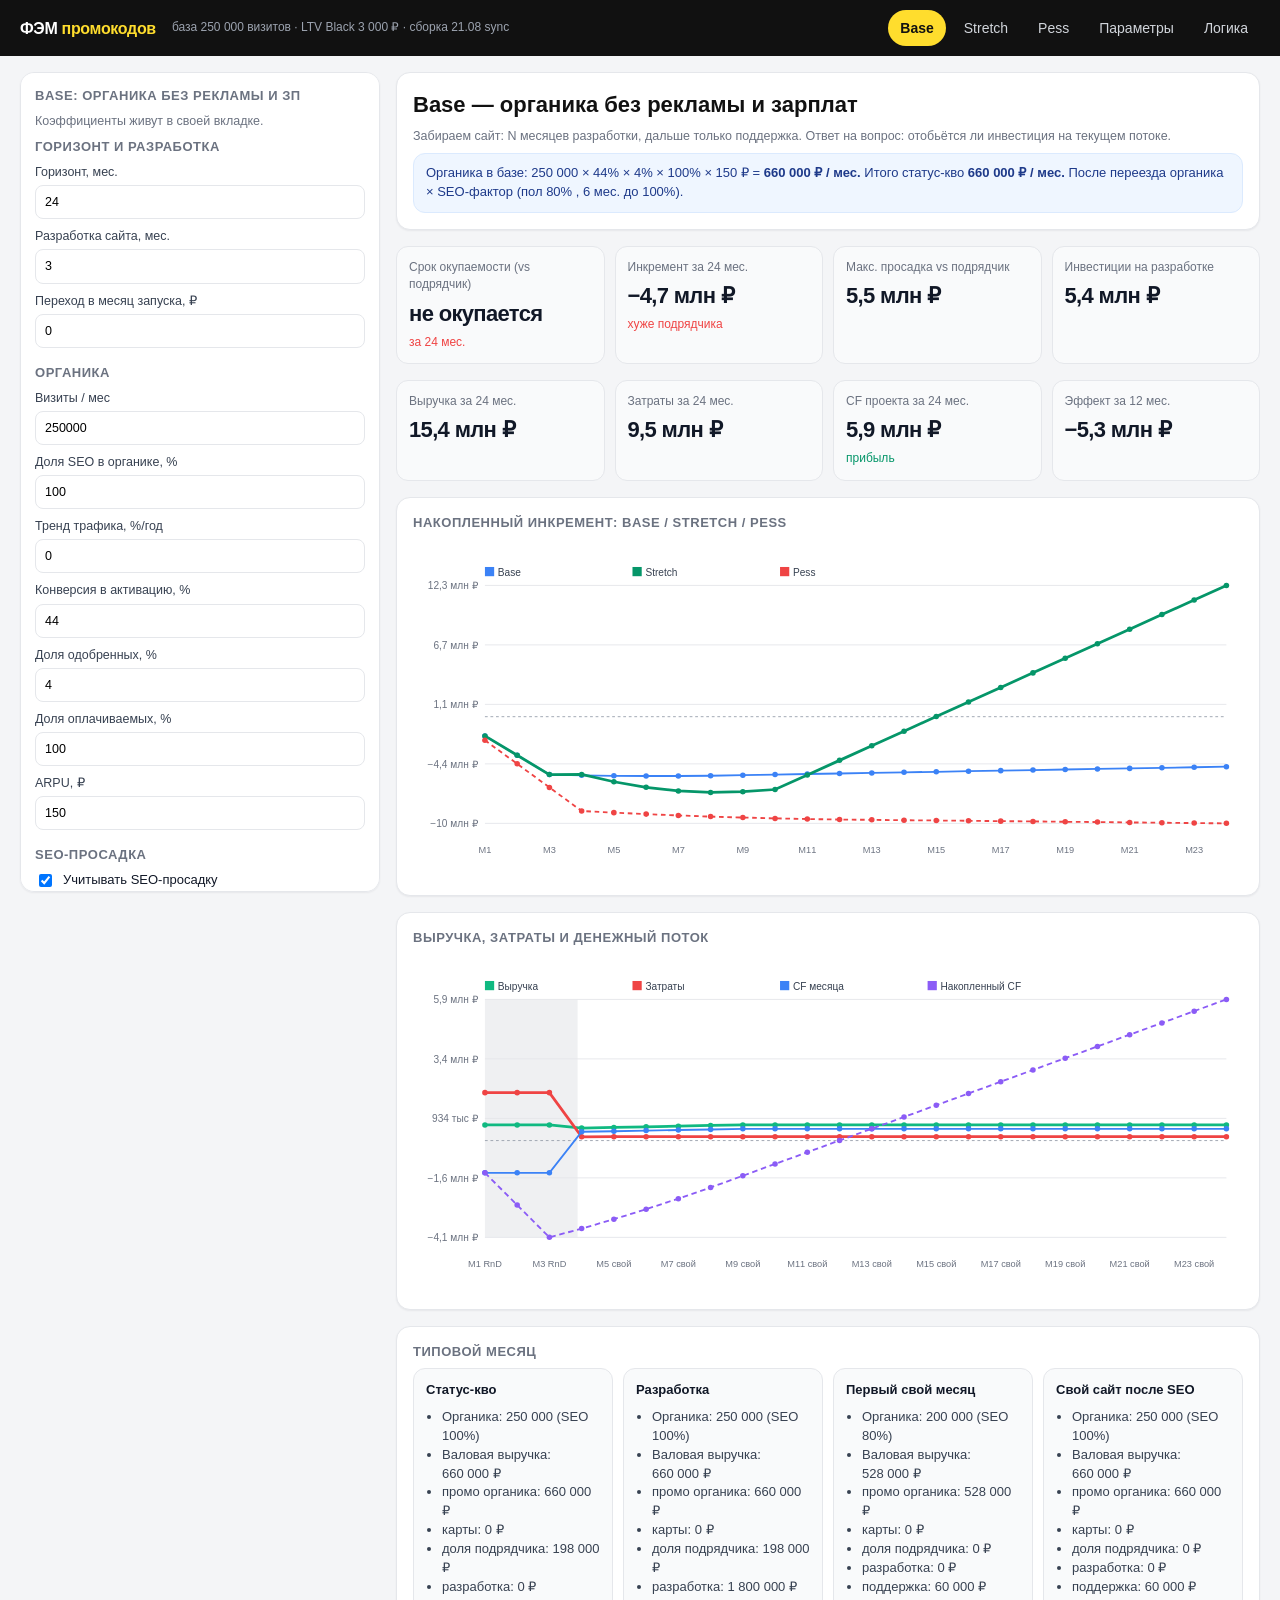
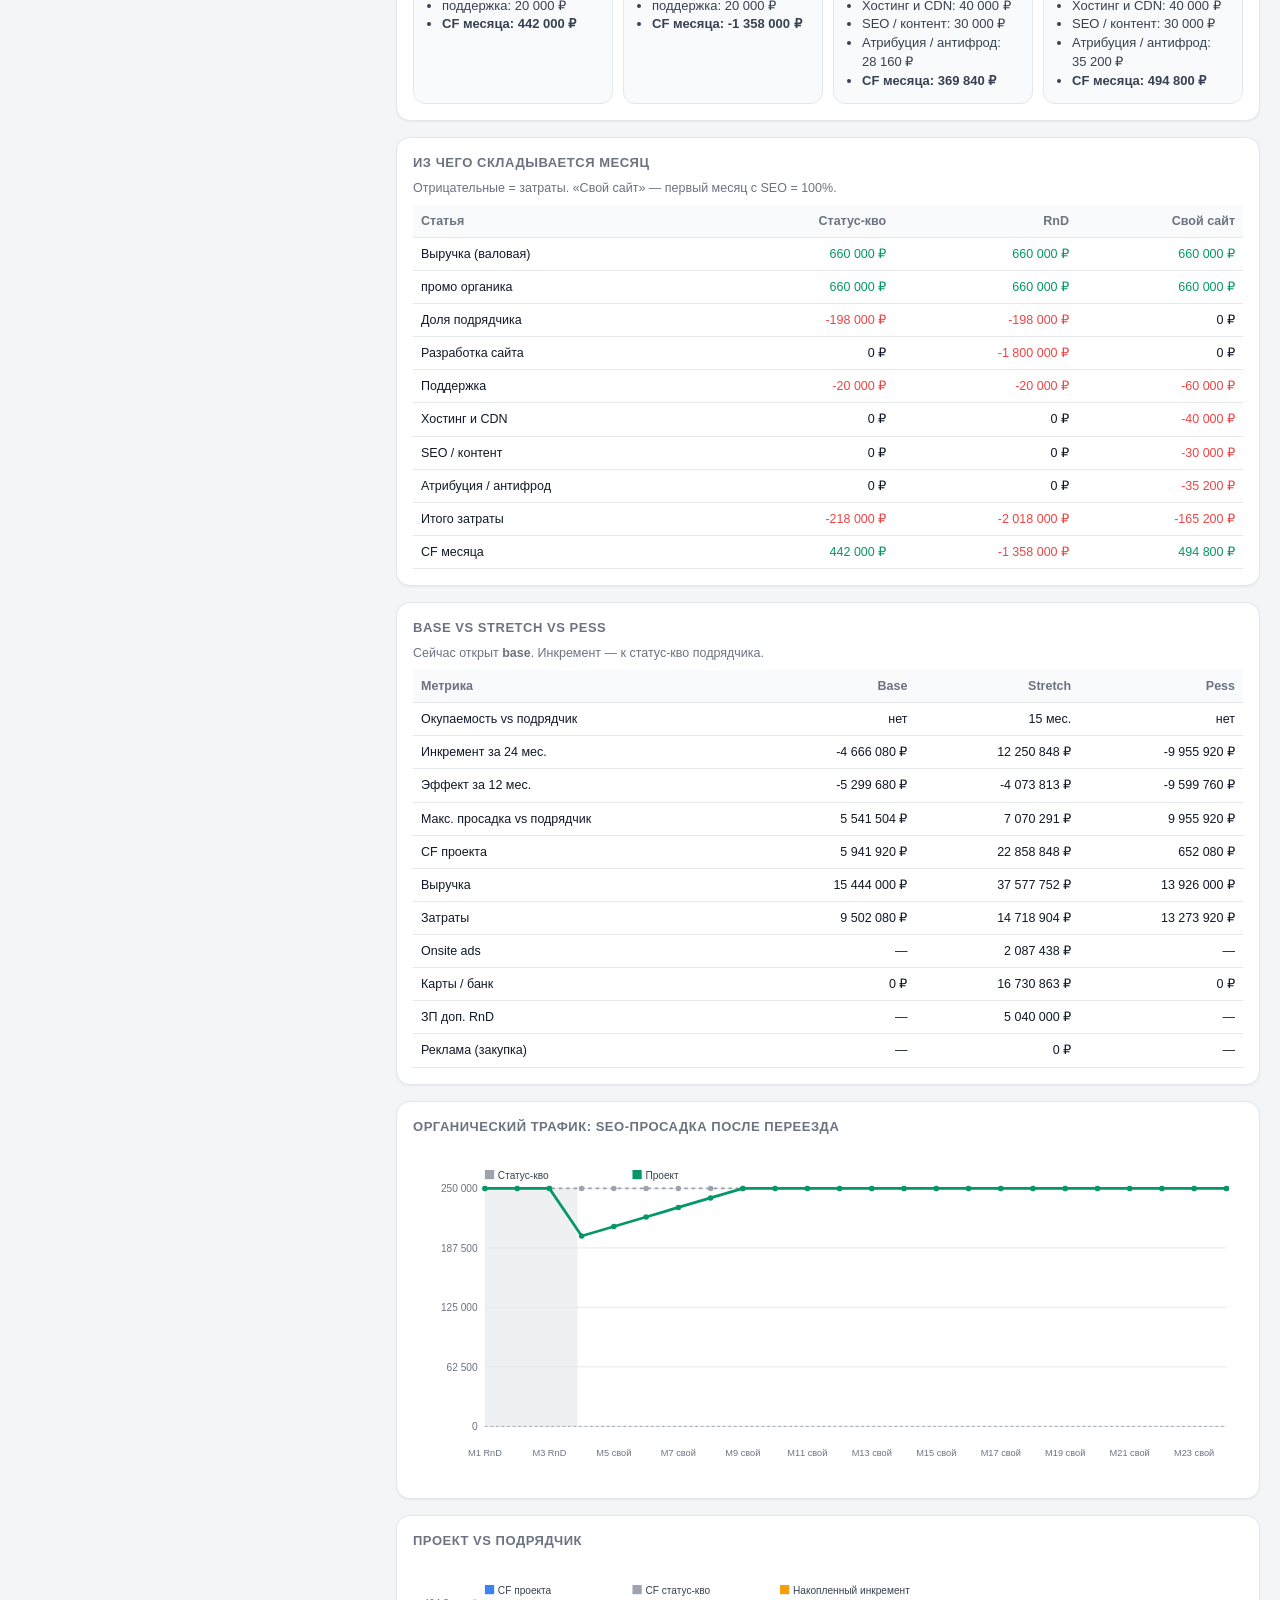
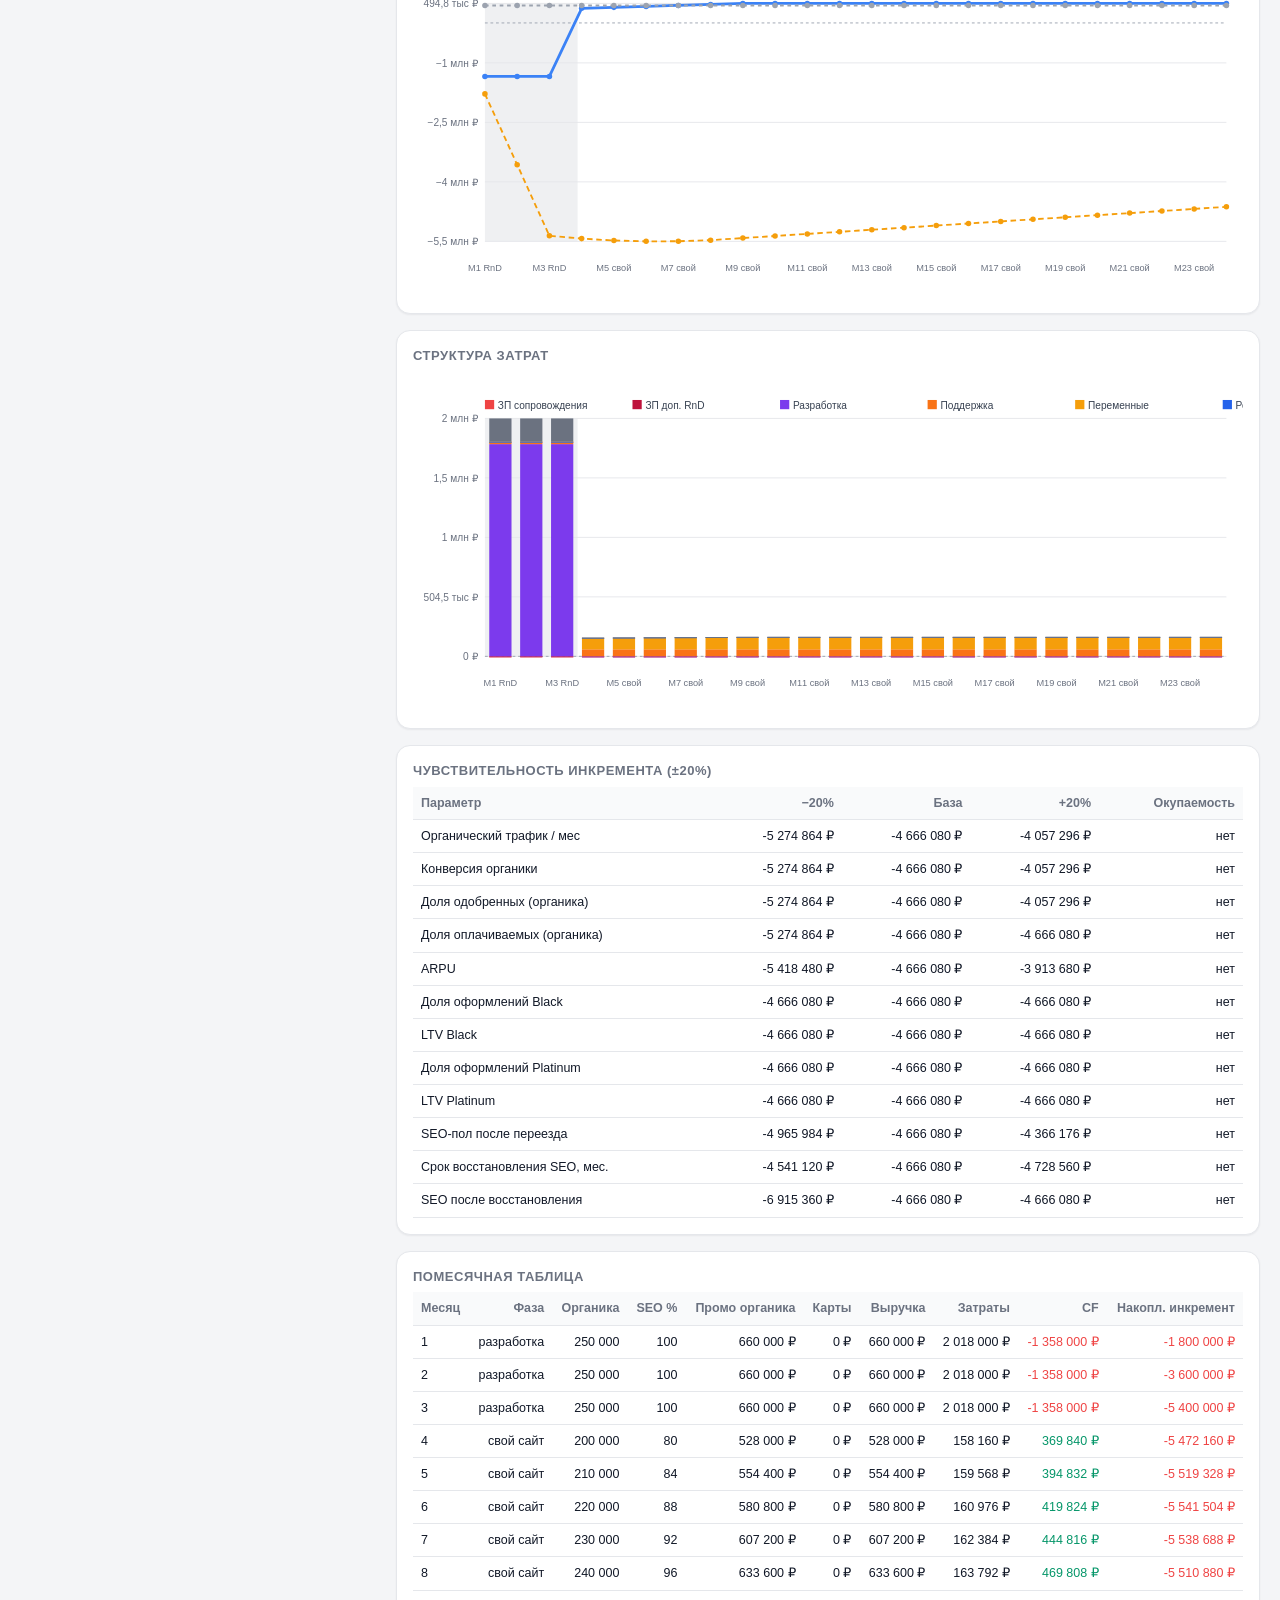
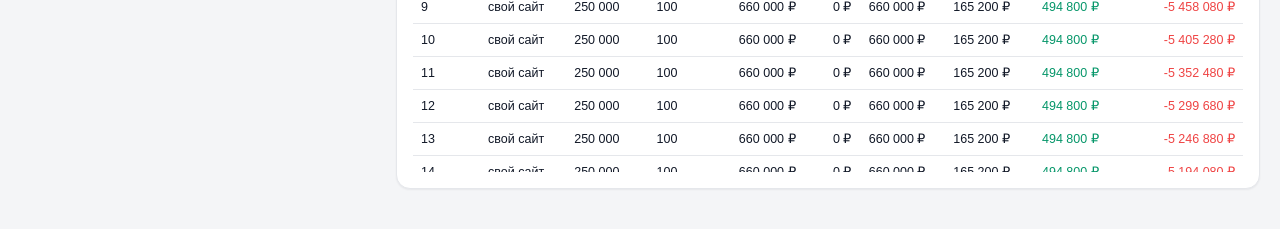
<file: index.html>
<!DOCTYPE html>
<html lang="ru">
  <head>
    <meta charset="UTF-8" />
    <meta name="viewport" content="width=device-width, initial-scale=1" />
    <meta http-equiv="Cache-Control" content="no-cache, no-store, must-revalidate" />
    <meta http-equiv="Pragma" content="no-cache" />
    <title>ФЭМ — сайт промокодов</title>
    <link rel="stylesheet" href="./web/styles.css?v=20260821-sync" />
  </head>
  <body>
    <div id="app">Загрузка модели…</div>
    <script type="module">
      import(`./web/app.js?t=${Date.now()}`);
    </script>
  </body>
</html>
</file>
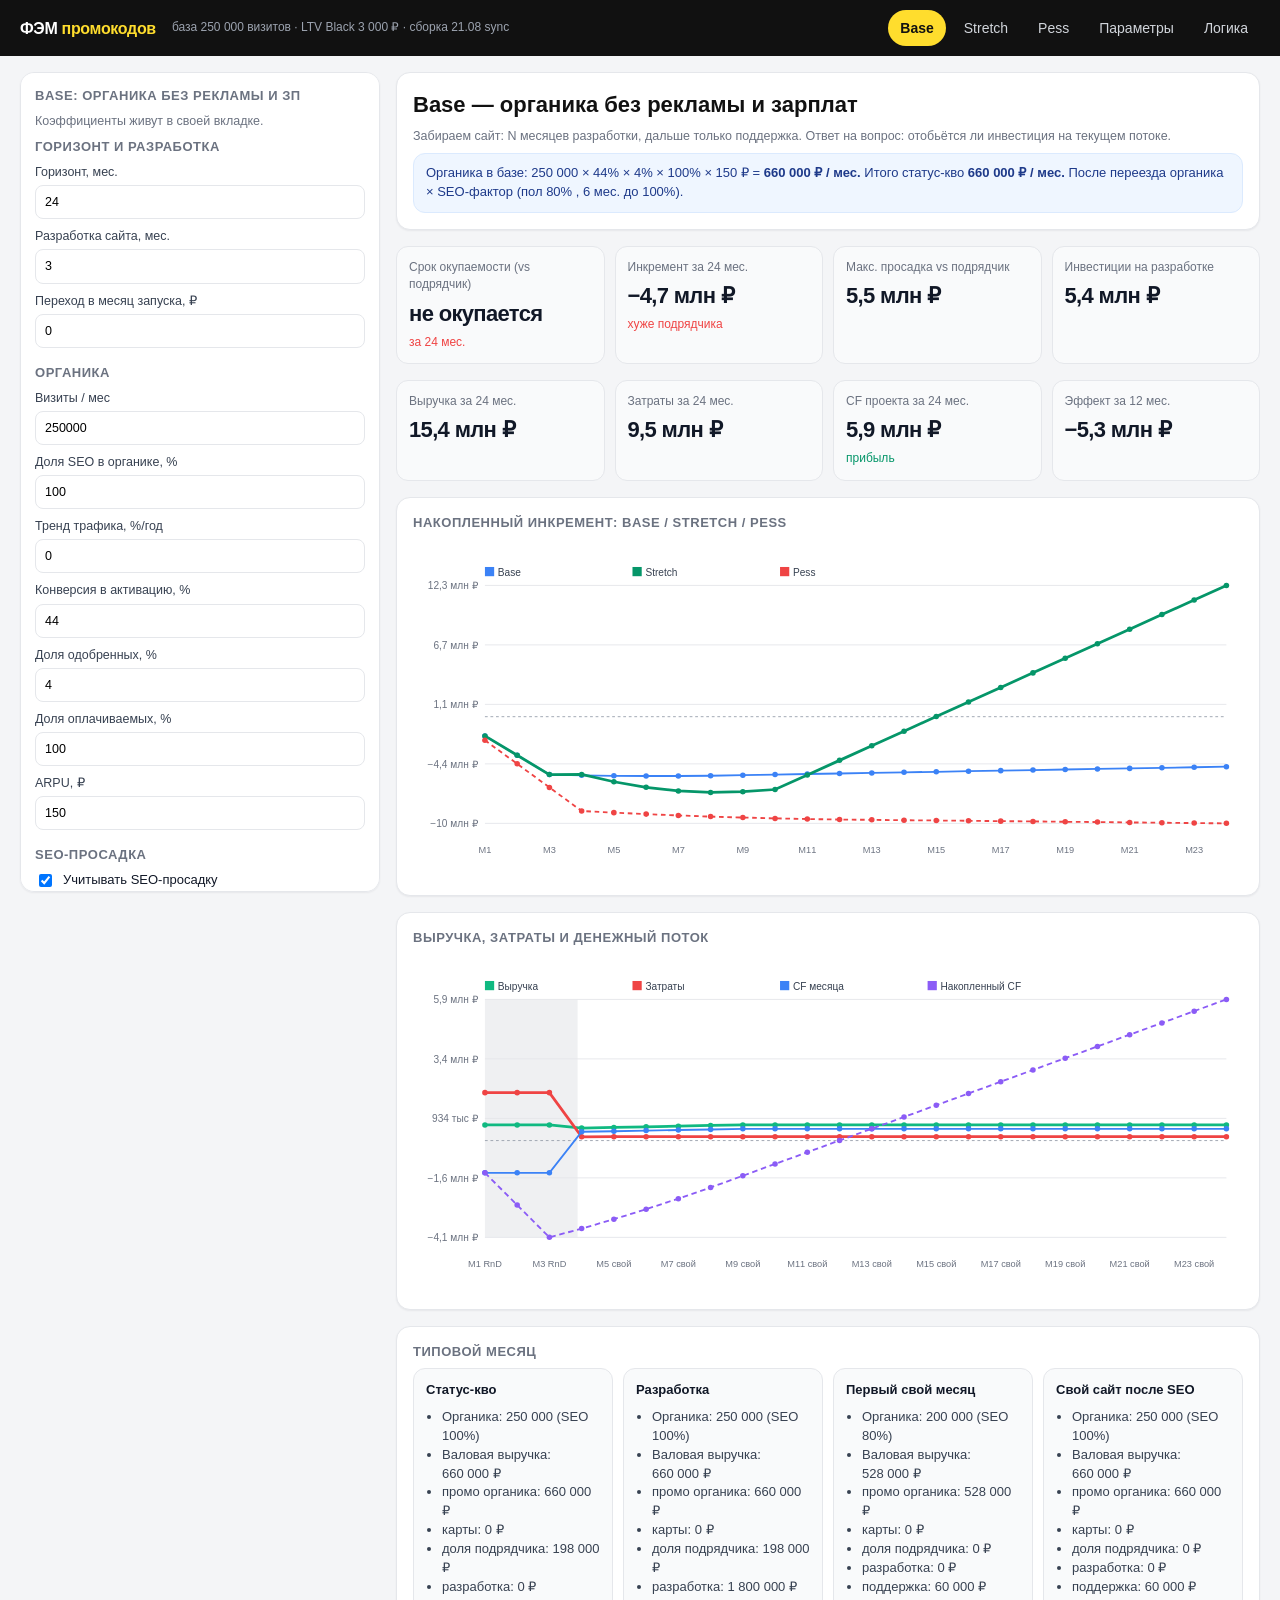
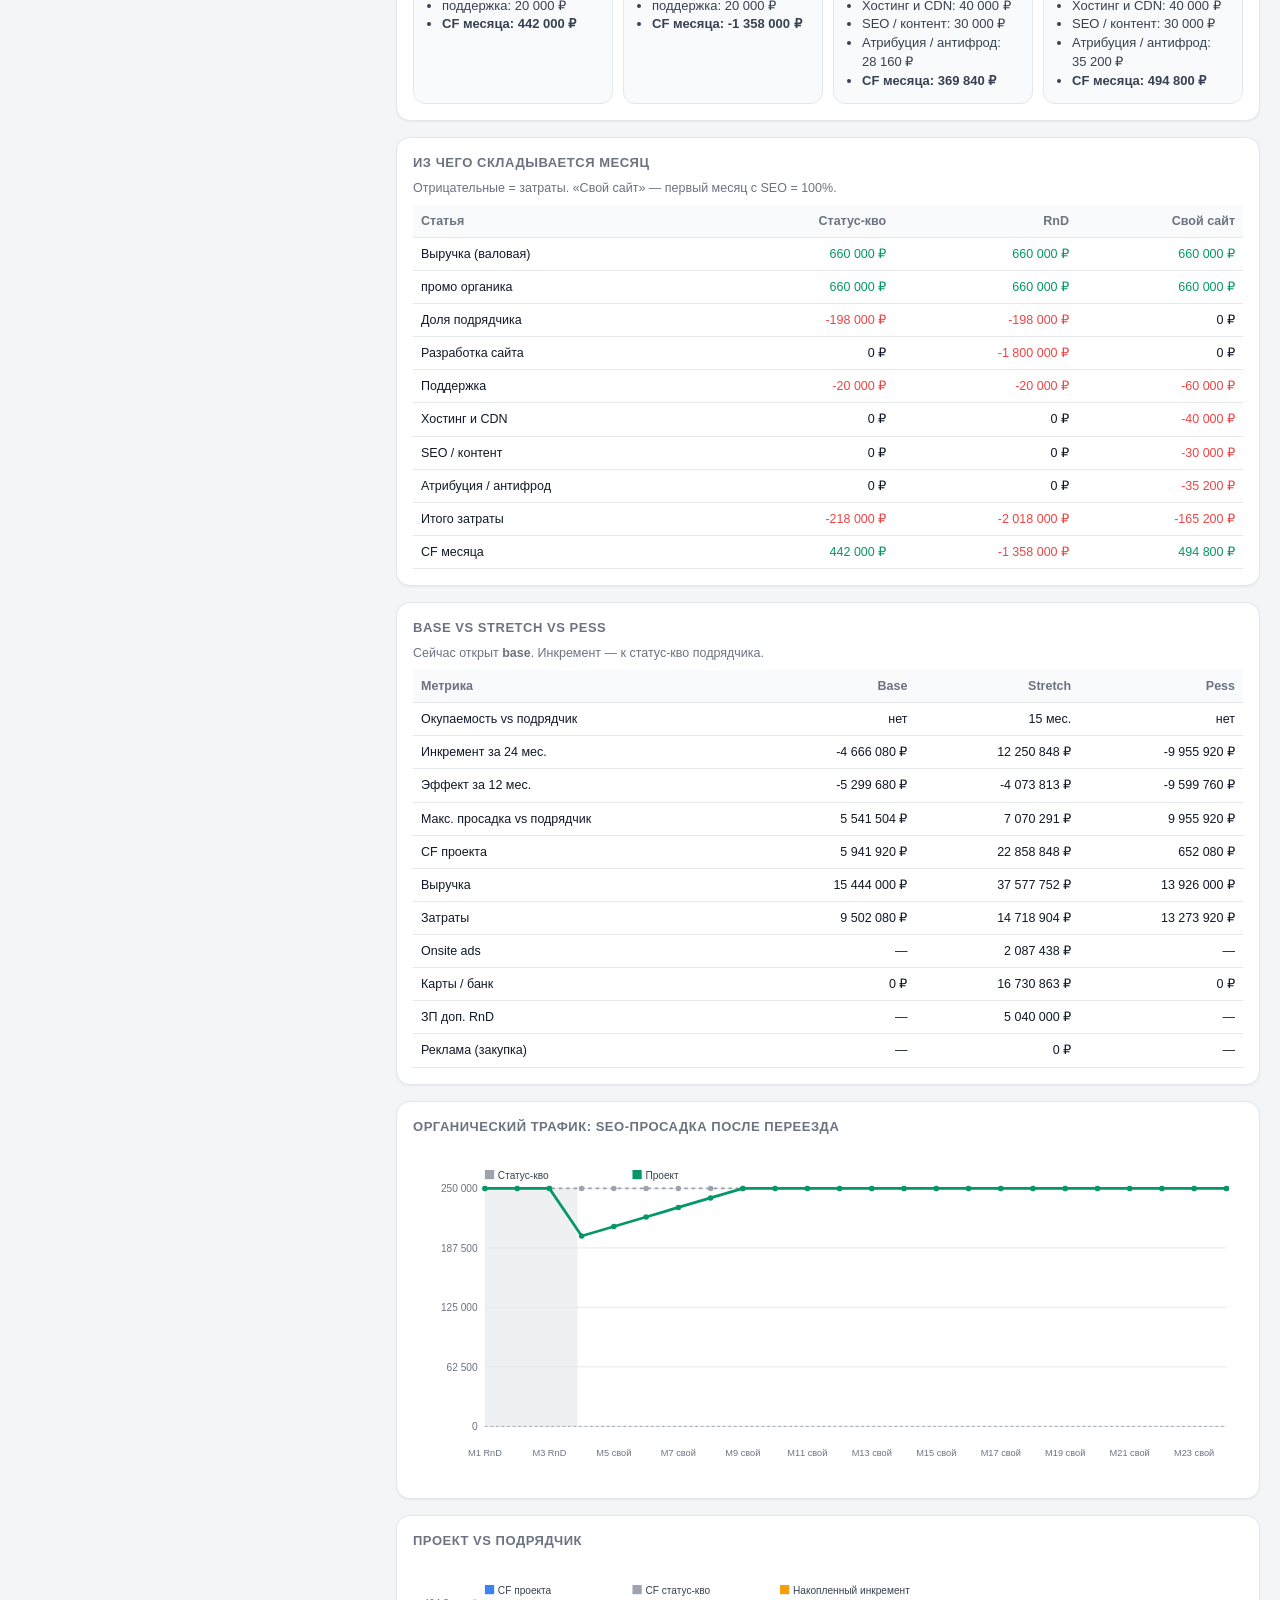
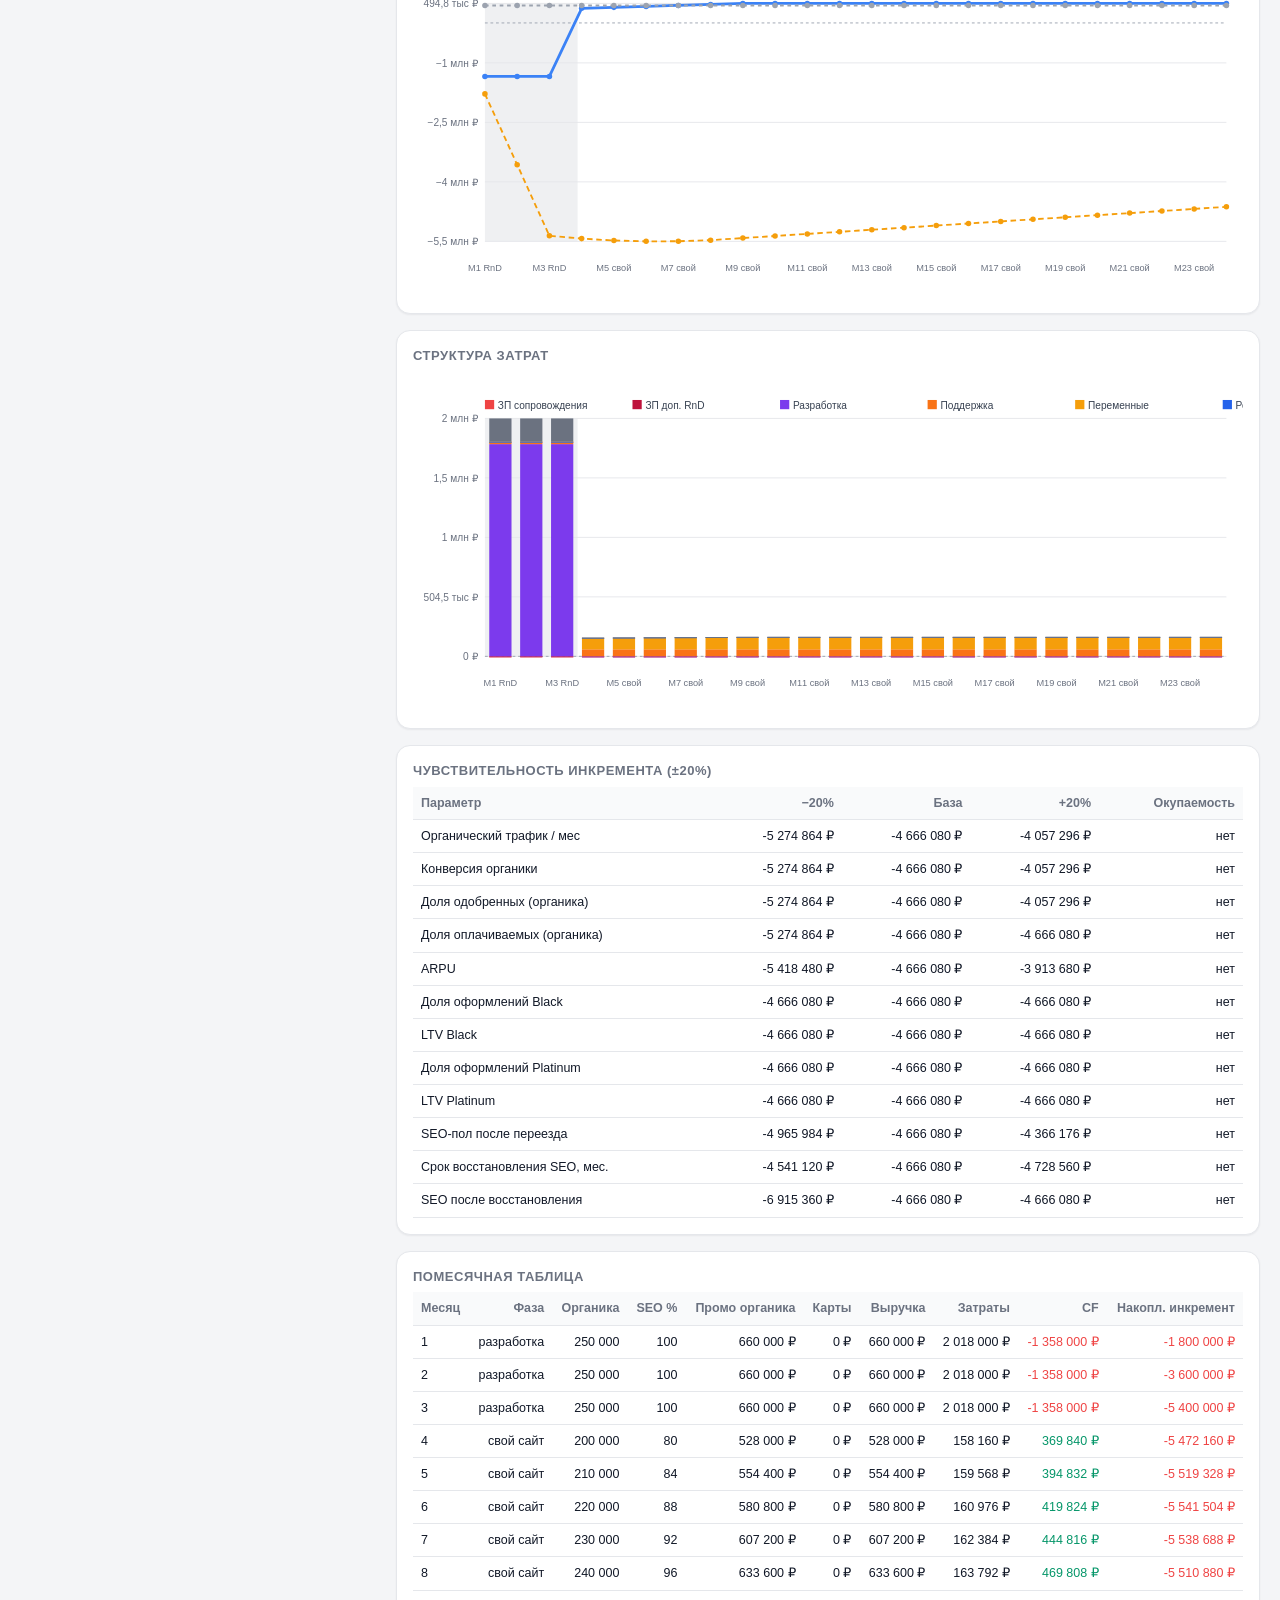
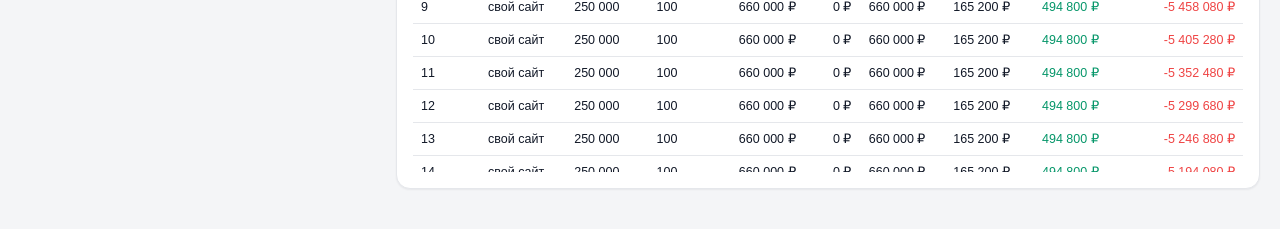
<file: start.html>
<!DOCTYPE html>
<html lang="ru">
  <head>
    <meta charset="UTF-8" />
    <meta name="viewport" content="width=device-width, initial-scale=1" />
    <meta http-equiv="Cache-Control" content="no-cache, no-store, must-revalidate" />
    <title>ФЭМ — сайт промокодов</title>
    <!-- v=20260821-sync -->
    <link rel="stylesheet" href="./web/styles.css?v=20260821-sync" />
  </head>
  <body>
    <div id="app">Загрузка модели…</div>
    <script type="module">
      import(`./web/app.js?t=${Date.now()}`);
    </script>
  </body>
</html>
</file>
<file: web/styles.css>
:root {
  --bg: #f4f5f7;
  --panel: #ffffff;
  --ink: #111827;
  --muted: #6b7280;
  --line: #e5e7eb;
  --yellow: #ffdd2d;
  --blue: #3b82f6;
  --green: #059669;
  --red: #ef4444;
  --amber: #d97706;
  --shadow: 0 1px 2px rgba(17, 24, 39, 0.06);
}

* { box-sizing: border-box; }
html, body { margin: 0; min-height: 100%; background: var(--bg); color: var(--ink); }
body {
  font: 14px/1.45 -apple-system, BlinkMacSystemFont, "Segoe UI", sans-serif;
}

a { color: inherit; }

.top {
  position: sticky;
  top: 0;
  z-index: 20;
  display: flex;
  align-items: center;
  gap: 16px;
  padding: 10px 20px;
  background: #111;
  color: #fff;
}
.top h1 { margin: 0; font-size: 16px; font-weight: 700; letter-spacing: -0.02em; }
.top h1 span { color: var(--yellow); }
.tabs { display: flex; gap: 6px; flex-wrap: wrap; margin-left: auto; }
.tabs button, .ghost, .btn {
  border: 0;
  background: transparent;
  color: inherit;
  font: inherit;
  cursor: pointer;
}
.tabs button {
  padding: 8px 12px;
  border-radius: 999px;
  color: #d1d5db;
}
.tabs button.active {
  background: var(--yellow);
  color: #111;
  font-weight: 700;
}
.btn {
  background: var(--yellow);
  color: #111;
  font-weight: 700;
  padding: 8px 12px;
  border-radius: 10px;
}
.ghost {
  background: #f3f4f6;
  color: #111;
  padding: 8px 12px;
  border-radius: 10px;
}

.layout {
  display: grid;
  grid-template-columns: 360px minmax(0, 1fr);
  gap: 16px;
  padding: 16px 20px 40px;
  align-items: start;
}
.layout.single { grid-template-columns: minmax(0, 1fr); }

.panel {
  background: var(--panel);
  border: 1px solid var(--line);
  border-radius: 14px;
  box-shadow: var(--shadow);
}
.sidebar { padding: 14px; position: sticky; top: 64px; max-height: calc(100vh - 80px); overflow: auto; }
.main { display: grid; gap: 16px; min-width: 0; }

.block { margin: 0 0 16px; }
.block h3, .panel h2, .panel h3 { margin: 0 0 6px; font-size: 13px; text-transform: uppercase; letter-spacing: .04em; color: var(--muted); }
.block p, .hint, .caption { margin: 0 0 8px; color: var(--muted); font-size: 12.5px; }
label.field {
  display: flex;
  flex-direction: column;
  gap: 4px;
  margin: 0 0 8px;
  font-size: 12.5px;
  color: #374151;
}
label.field input, label.field select, textarea {
  width: 100%;
  border: 1px solid var(--line);
  border-radius: 8px;
  padding: 7px 9px;
  font: inherit;
  background: #fff;
}
label.check {
  display: flex;
  align-items: center;
  gap: 8px;
  margin: 0 0 8px;
  font-size: 13px;
}
.row { display: grid; grid-template-columns: 1fr 1fr; gap: 8px; }
.row3 { display: grid; grid-template-columns: 1fr 1fr 1fr; gap: 8px; }

.kpis { display: grid; grid-template-columns: repeat(3, minmax(0, 1fr)); gap: 10px; }
.kpis.four { grid-template-columns: repeat(4, minmax(0, 1fr)); }
.kpi {
  background: #f9fafb;
  border: 1px solid var(--line);
  border-radius: 12px;
  padding: 12px;
  min-width: 0;
}
.kpi .lbl { color: var(--muted); font-size: 12px; margin-bottom: 4px; }
.kpi .val { font-size: 22px; font-weight: 800; letter-spacing: -0.03em; overflow-wrap: anywhere; }
.kpi .delta { font-size: 12px; margin-top: 4px; }
.kpi .delta.ok { color: var(--green); }
.kpi .delta.bad { color: var(--red); }

.banner {
  background: #eff6ff;
  border: 1px solid #dbeafe;
  color: #1e3a8a;
  padding: 10px 12px;
  border-radius: 12px;
  font-size: 13px;
}
.card-pad { padding: 16px; }
.chart { height: 340px; position: relative; overflow: visible; }
.chart svg { width: 100%; height: 100%; display: block; }
.chart-hit { cursor: crosshair; }
.chart-tooltip {
  position: fixed;
  z-index: 40;
  min-width: 210px;
  max-width: 280px;
  padding: 8px 10px;
  background: #111827;
  color: #fff;
  border-radius: 10px;
  font-size: 12px;
  line-height: 1.35;
  pointer-events: none;
  box-shadow: 0 10px 28px rgba(17, 24, 39, 0.28);
}
.chart-tooltip .tt-month {
  font-weight: 700;
  margin-bottom: 6px;
  color: #fde68a;
}
.chart-tooltip .tt-row {
  display: flex;
  align-items: center;
  gap: 8px;
  padding: 2px 0;
}
.chart-tooltip .tt-row span { flex: 1; color: #e5e7eb; }
.chart-tooltip .tt-row b { font-variant-numeric: tabular-nums; color: #fff; }
.chart-tooltip .tt-row b.pos { color: #34d399; }
.chart-tooltip .tt-row b.neg { color: #fca5a5; }
.chart-tooltip .tt-total { margin-top: 4px; padding-top: 6px; border-top: 1px solid #374151; }
.chart-tooltip .dot {
  width: 8px;
  height: 8px;
  border-radius: 99px;
  flex: 0 0 auto;
}

.cost-card {
  margin: 0 0 12px;
  padding: 10px 10px 4px;
  background: #f9fafb;
  border: 1px solid var(--line);
  border-radius: 12px;
}
.cost-card h3 { margin-bottom: 8px; }
.cost-card-head {
  display: grid;
  grid-template-columns: minmax(0, 1fr) 140px auto;
  gap: 6px;
  align-items: center;
  margin-bottom: 4px;
}
.cost-title {
  width: 100%;
  border: 1px solid transparent;
  background: transparent;
  font: inherit;
  font-size: 13px;
  font-weight: 700;
  text-transform: uppercase;
  letter-spacing: .04em;
  color: var(--muted);
  padding: 4px 6px;
  border-radius: 8px;
}
.cost-title:focus {
  border-color: var(--line);
  background: #fff;
  color: var(--ink);
}
.cost-card-head select {
  width: 100%;
  border: 1px solid var(--line);
  border-radius: 8px;
  padding: 6px 8px;
  font: inherit;
  background: #fff;
}

table {
  width: 100%;
  border-collapse: collapse;
  font-size: 12.5px;
}
th, td {
  text-align: right;
  padding: 7px 8px;
  border-bottom: 1px solid var(--line);
  white-space: nowrap;
}
th:first-child, td:first-child { text-align: left; }
th { color: var(--muted); font-weight: 600; background: #f9fafb; position: sticky; top: 0; }
.table-wrap { overflow: auto; max-height: 480px; }
.neg { color: var(--red); }
.pos { color: var(--green); }

.phase-grid { display: grid; grid-template-columns: repeat(auto-fit, minmax(200px, 1fr)); gap: 10px; }
.phase { background: #f9fafb; border: 1px solid var(--line); border-radius: 12px; padding: 12px; }
.phase h4 { margin: 0 0 8px; font-size: 13px; }
.phase ul { margin: 0; padding-left: 16px; color: #374151; font-size: 13px; }

.editor { overflow: auto; }
.editor table input, .editor table select { min-width: 72px; }
.icon-btn { padding: 4px 8px; border-radius: 8px; background: #fee2e2; color: #991b1b; border: 0; cursor: pointer; }

.logic h2 { font-size: 22px; text-transform: none; letter-spacing: 0; color: var(--ink); }
.logic h3 { font-size: 16px; text-transform: none; letter-spacing: 0; color: var(--ink); margin: 28px 0 8px; }
.logic p, .logic li { color: #374151; }
.logic-table { max-height: none; margin: 8px 0 16px; }
.formula { background: #111; color: #f9fafb; padding: 12px 14px; border-radius: 10px; overflow: auto; font: 13px/1.5 ui-monospace, SFMono-Regular, Menlo, monospace; white-space: pre-wrap; }

@media (max-width: 980px) {
  .layout { grid-template-columns: 1fr; }
  .sidebar { position: static; max-height: none; }
  .kpis, .kpis.four, .row, .row3 { grid-template-columns: 1fr 1fr; }
  .top { flex-wrap: wrap; }
  .tabs { margin-left: 0; }
}
@media (max-width: 640px) {
  .kpis, .kpis.four, .row, .row3 { grid-template-columns: 1fr; }
  .cost-card-head { grid-template-columns: 1fr auto; }
  .cost-card-head select { grid-column: 1 / -1; }
}
</file>
